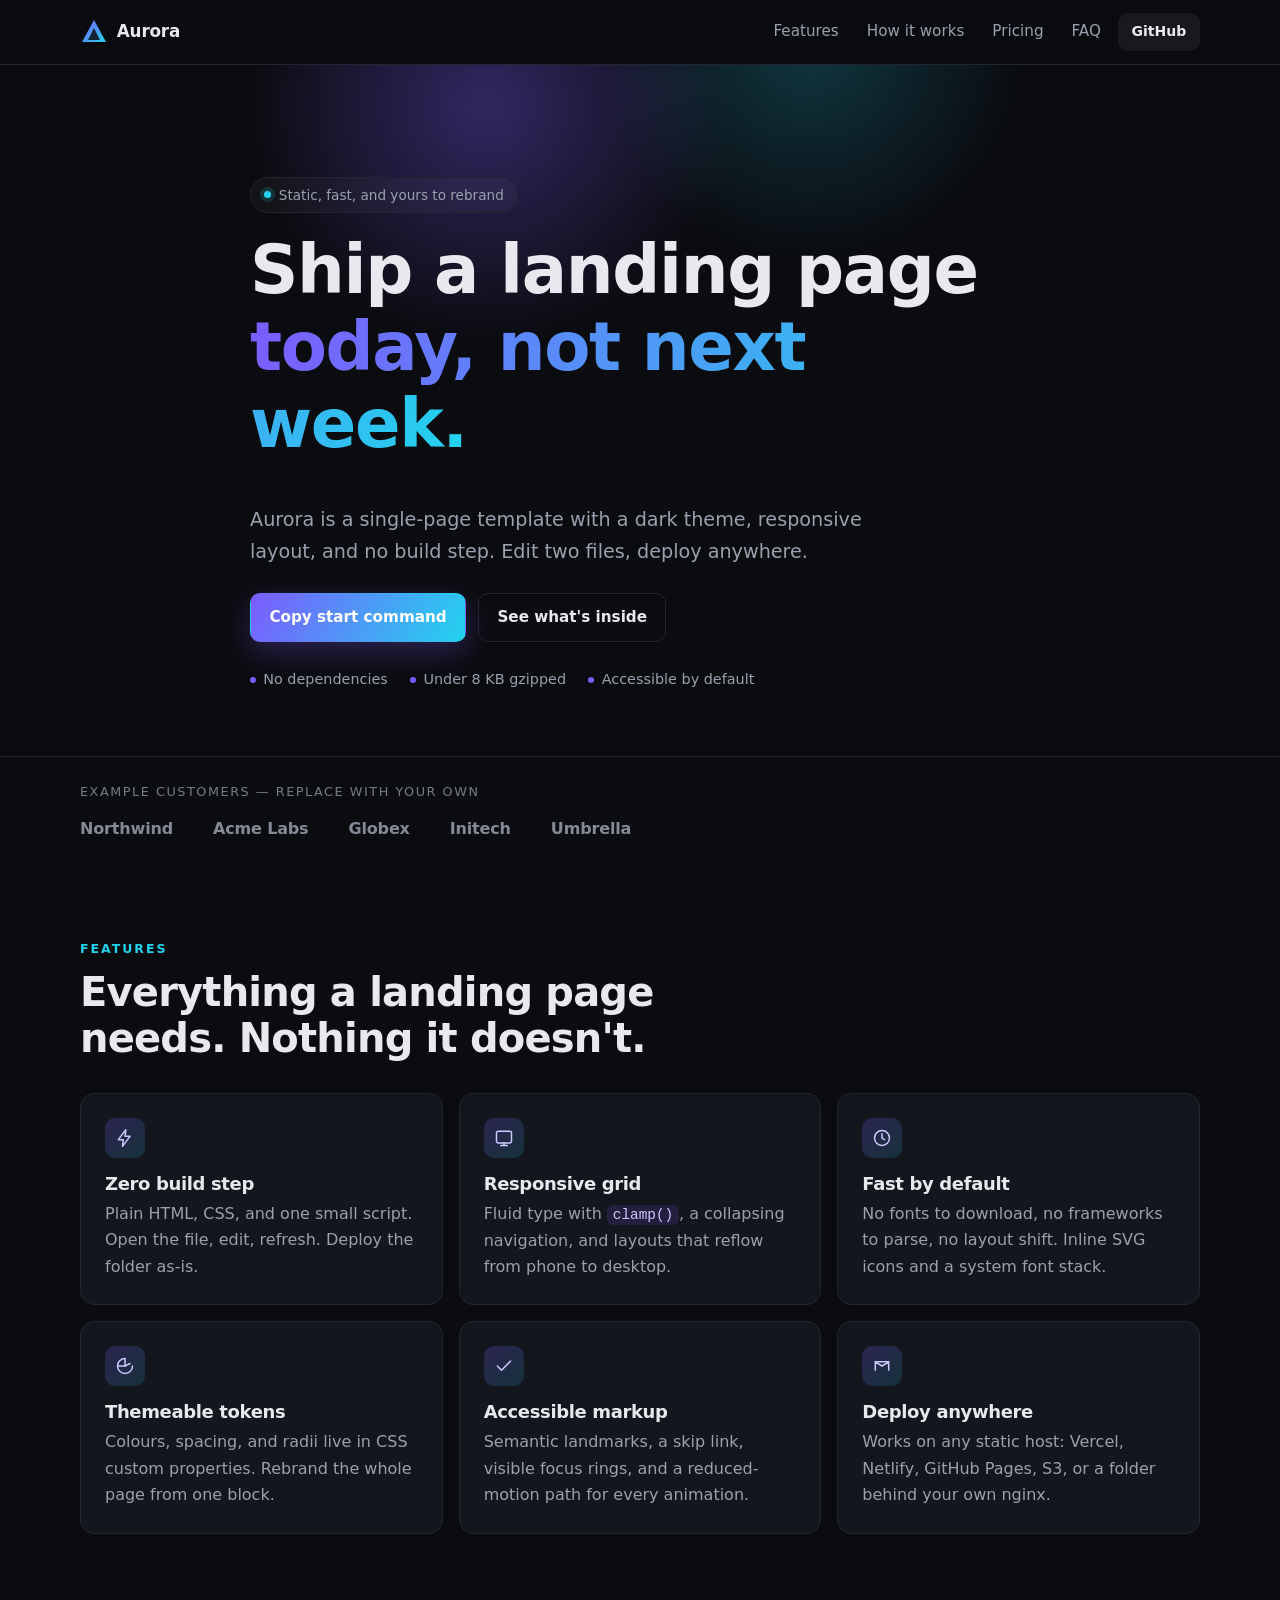
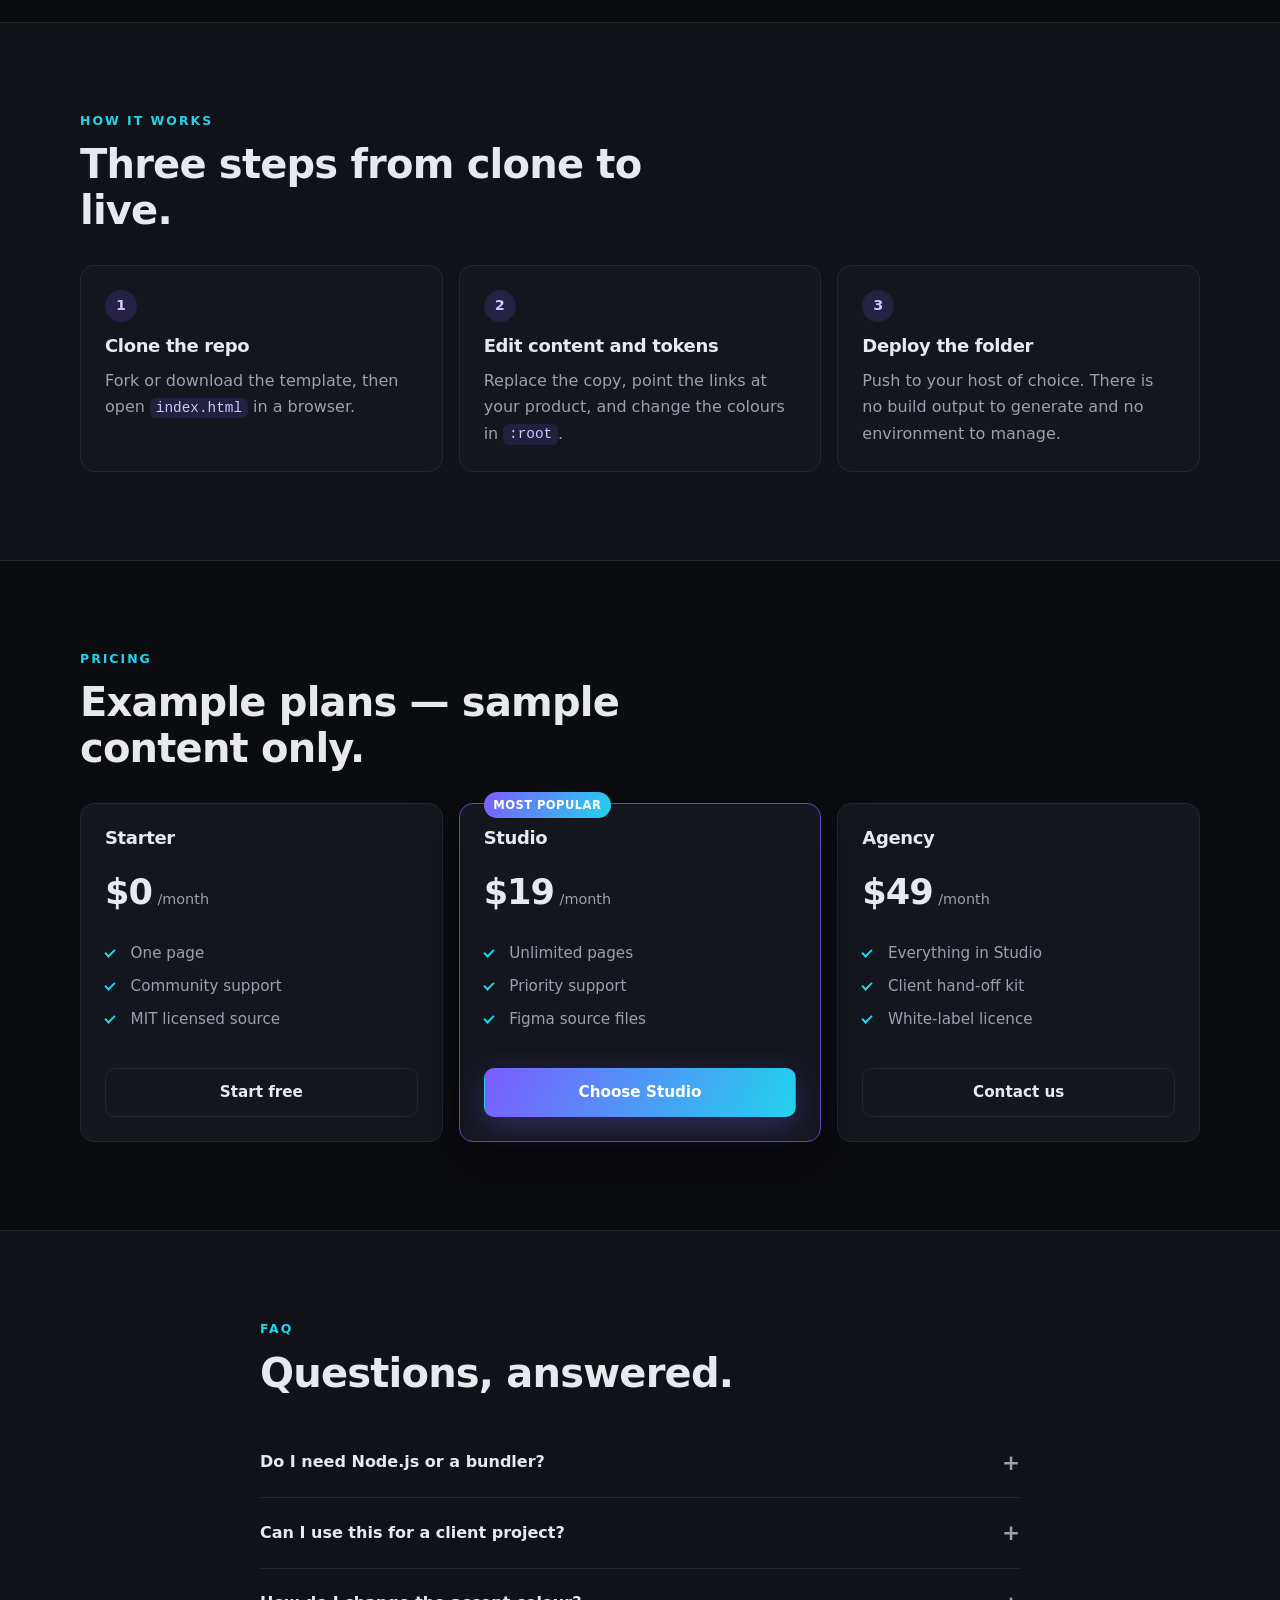
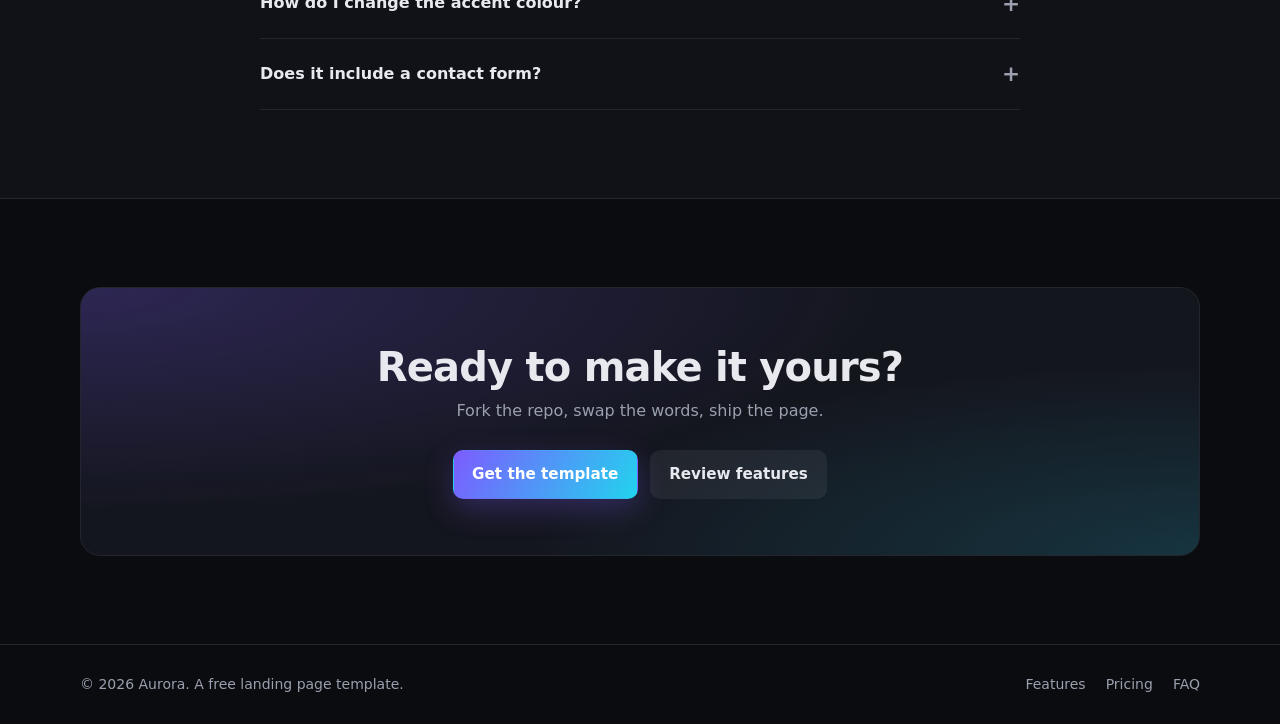
<file: index.html>
<!DOCTYPE html>
<html lang="en">
<head>
  <meta charset="utf-8" />
  <meta name="viewport" content="width=device-width, initial-scale=1" />
  <title>Aurora — a modern landing page template</title>
  <meta name="description" content="Aurora is a fast, dependency-free landing page template: dark theme, responsive layout, and zero build step." />
  <meta name="theme-color" content="#0b0c10" />
  <meta property="og:type" content="website" />
  <meta property="og:title" content="Aurora — a modern landing page template" />
  <meta property="og:description" content="A fast, dependency-free landing page template with zero build step." />
  <link rel="icon" href="favicon.svg" type="image/svg+xml" />
  <link rel="stylesheet" href="styles.css" />
</head>
<body>
  <a class="skip-link" href="#main">Skip to content</a>

  <header class="site-header">
    <div class="container header-inner">
      <a class="brand" href="#top" aria-label="Aurora home">
        <svg class="brand-mark" width="28" height="28" viewBox="0 0 28 28" aria-hidden="true">
          <defs>
            <linearGradient id="g" x1="0" y1="0" x2="1" y2="1">
              <stop offset="0%" stop-color="#7c5cff" />
              <stop offset="100%" stop-color="#22d3ee" />
            </linearGradient>
          </defs>
          <path d="M14 2 26 24H2L14 2Z" fill="url(#g)" />
          <path d="M14 10 20 22H8l6-12Z" fill="#0b0c10" opacity=".85" />
        </svg>
        <span>Aurora</span>
      </a>

      <button class="nav-toggle" type="button" aria-expanded="false" aria-controls="primary-nav">
        <span class="nav-toggle-bars" aria-hidden="true"></span>
        <span class="sr-only">Toggle navigation</span>
      </button>

      <nav id="primary-nav" class="nav" aria-label="Primary">
        <a href="#features">Features</a>
        <a href="#how">How it works</a>
        <a href="#pricing">Pricing</a>
        <a href="#faq">FAQ</a>
        <a class="btn btn-ghost btn-sm" href="https://github.com" target="_blank" rel="noopener noreferrer">GitHub</a>
      </nav>
    </div>
  </header>

  <main id="main">
    <section class="hero" id="top">
      <div class="hero-glow" aria-hidden="true"></div>
      <div class="container hero-inner">
        <p class="badge"><span class="dot" aria-hidden="true"></span> Static, fast, and yours to rebrand</p>
        <h1>Ship a landing page<br /><span class="gradient-text">today, not next week.</span></h1>
        <p class="lede">
          Aurora is a single-page template with a dark theme, responsive layout, and
          no build step. Edit two files, deploy anywhere.
        </p>
        <div class="cta-row">
          <button class="btn btn-primary" type="button" data-copy="npx serve .">
            <span data-copy-label>Copy start command</span>
          </button>
          <a class="btn btn-outline" href="#features">See what's inside</a>
        </div>
        <ul class="hero-facts">
          <li>No dependencies</li>
          <li>Under 8 KB gzipped</li>
          <li>Accessible by default</li>
        </ul>
      </div>
    </section>

    <section class="logos" aria-label="Example customers">
      <div class="container">
        <p class="logos-label">Example customers — replace with your own</p>
        <ul class="logo-row">
          <li>Northwind</li>
          <li>Acme Labs</li>
          <li>Globex</li>
          <li>Initech</li>
          <li>Umbrella</li>
        </ul>
      </div>
    </section>

    <section class="section" id="features">
      <div class="container">
        <p class="eyebrow">Features</p>
        <h2>Everything a landing page needs. Nothing it doesn't.</h2>
        <div class="grid grid-3">
          <article class="card">
            <div class="icon" aria-hidden="true">
              <svg viewBox="0 0 24 24" fill="none" stroke="currentColor" stroke-width="1.8" stroke-linecap="round" stroke-linejoin="round"><path d="M13 2 4 14h6l-1 8 9-12h-6l1-8Z" /></svg>
            </div>
            <h3>Zero build step</h3>
            <p>Plain HTML, CSS, and one small script. Open the file, edit, refresh. Deploy the folder as-is.</p>
          </article>
          <article class="card">
            <div class="icon" aria-hidden="true">
              <svg viewBox="0 0 24 24" fill="none" stroke="currentColor" stroke-width="1.8" stroke-linecap="round" stroke-linejoin="round"><rect x="3" y="4" width="18" height="14" rx="2" /><path d="M8 21h8M12 18v3" /></svg>
            </div>
            <h3>Responsive grid</h3>
            <p>Fluid type with <code>clamp()</code>, a collapsing navigation, and layouts that reflow from phone to desktop.</p>
          </article>
          <article class="card">
            <div class="icon" aria-hidden="true">
              <svg viewBox="0 0 24 24" fill="none" stroke="currentColor" stroke-width="1.8" stroke-linecap="round" stroke-linejoin="round"><circle cx="12" cy="12" r="9" /><path d="M12 7v5l3 2" /></svg>
            </div>
            <h3>Fast by default</h3>
            <p>No fonts to download, no frameworks to parse, no layout shift. Inline SVG icons and a system font stack.</p>
          </article>
          <article class="card">
            <div class="icon" aria-hidden="true">
              <svg viewBox="0 0 24 24" fill="none" stroke="currentColor" stroke-width="1.8" stroke-linecap="round" stroke-linejoin="round"><path d="M12 3a9 9 0 1 0 9 9" /><path d="M12 3v9l6-3" /><path d="M3 12h9" /></svg>
            </div>
            <h3>Themeable tokens</h3>
            <p>Colours, spacing, and radii live in CSS custom properties. Rebrand the whole page from one block.</p>
          </article>
          <article class="card">
            <div class="icon" aria-hidden="true">
              <svg viewBox="0 0 24 24" fill="none" stroke="currentColor" stroke-width="1.8" stroke-linecap="round" stroke-linejoin="round"><path d="M20 6 9 17l-5-5" /></svg>
            </div>
            <h3>Accessible markup</h3>
            <p>Semantic landmarks, a skip link, visible focus rings, and a reduced-motion path for every animation.</p>
          </article>
          <article class="card">
            <div class="icon" aria-hidden="true">
              <svg viewBox="0 0 24 24" fill="none" stroke="currentColor" stroke-width="1.8" stroke-linecap="round" stroke-linejoin="round"><path d="M4 17V7l8 5 8-5v10" /><path d="M4 7h16" /></svg>
            </div>
            <h3>Deploy anywhere</h3>
            <p>Works on any static host: Vercel, Netlify, GitHub Pages, S3, or a folder behind your own nginx.</p>
          </article>
        </div>
      </div>
    </section>

    <section class="section section-alt" id="how">
      <div class="container">
        <p class="eyebrow">How it works</p>
        <h2>Three steps from clone to live.</h2>
        <ol class="steps">
          <li>
            <span class="step-num">1</span>
            <h3>Clone the repo</h3>
            <p>Fork or download the template, then open <code>index.html</code> in a browser.</p>
          </li>
          <li>
            <span class="step-num">2</span>
            <h3>Edit content and tokens</h3>
            <p>Replace the copy, point the links at your product, and change the colours in <code>:root</code>.</p>
          </li>
          <li>
            <span class="step-num">3</span>
            <h3>Deploy the folder</h3>
            <p>Push to your host of choice. There is no build output to generate and no environment to manage.</p>
          </li>
        </ol>
      </div>
    </section>

    <section class="section" id="pricing">
      <div class="container">
        <p class="eyebrow">Pricing</p>
        <h2>Example plans — sample content only.</h2>
        <div class="grid grid-3 pricing">
          <article class="card price-card">
            <h3>Starter</h3>
            <p class="price"><span>$0</span><span class="per">/month</span></p>
            <ul class="check-list">
              <li>One page</li>
              <li>Community support</li>
              <li>MIT licensed source</li>
            </ul>
            <a class="btn btn-outline btn-block" href="#top">Start free</a>
          </article>
          <article class="card price-card featured">
            <p class="tag">Most popular</p>
            <h3>Studio</h3>
            <p class="price"><span>$19</span><span class="per">/month</span></p>
            <ul class="check-list">
              <li>Unlimited pages</li>
              <li>Priority support</li>
              <li>Figma source files</li>
            </ul>
            <a class="btn btn-primary btn-block" href="#top">Choose Studio</a>
          </article>
          <article class="card price-card">
            <h3>Agency</h3>
            <p class="price"><span>$49</span><span class="per">/month</span></p>
            <ul class="check-list">
              <li>Everything in Studio</li>
              <li>Client hand-off kit</li>
              <li>White-label licence</li>
            </ul>
            <a class="btn btn-outline btn-block" href="#top">Contact us</a>
          </article>
        </div>
      </div>
    </section>

    <section class="section section-alt" id="faq">
      <div class="container narrow">
        <p class="eyebrow">FAQ</p>
        <h2>Questions, answered.</h2>
        <div class="faq">
          <details>
            <summary>Do I need Node.js or a bundler?</summary>
            <p>No. The template ships as static files. Any static file server works, including <code>python3 -m http.server</code>.</p>
          </details>
          <details>
            <summary>Can I use this for a client project?</summary>
            <p>Yes. The template is MIT licensed, so you can use, modify, and redistribute it, including commercially.</p>
          </details>
          <details>
            <summary>How do I change the accent colour?</summary>
            <p>Edit <code>--accent</code> and <code>--accent-2</code> in the <code>:root</code> block at the top of <code>styles.css</code>.</p>
          </details>
          <details>
            <summary>Does it include a contact form?</summary>
            <p>Not yet. Point the call-to-action buttons at your form provider or mailto link, or add a form and post it to your own endpoint.</p>
          </details>
        </div>
      </div>
    </section>

    <section class="section">
      <div class="container">
        <div class="cta-band">
          <h2>Ready to make it yours?</h2>
          <p>Fork the repo, swap the words, ship the page.</p>
          <div class="cta-row">
            <a class="btn btn-primary" href="https://github.com" target="_blank" rel="noopener noreferrer">Get the template</a>
            <a class="btn btn-ghost" href="#features">Review features</a>
          </div>
        </div>
      </div>
    </section>
  </main>

  <footer class="site-footer">
    <div class="container footer-inner">
      <p>© <span data-year>2026</span> Aurora. A free landing page template.</p>
      <nav aria-label="Footer">
        <a href="#features">Features</a>
        <a href="#pricing">Pricing</a>
        <a href="#faq">FAQ</a>
      </nav>
    </div>
  </footer>

  <script src="script.js" defer></script>
</body>
</html>
</file>
<file: styles.css>
/* ============================================================
   Aurora — design tokens
   Change this block to rebrand the whole page.
   ============================================================ */
:root {
  --bg: #0b0c10;
  --bg-alt: #101218;
  --surface: #14161e;
  --border: #23262f;
  --text: #e7e9ee;
  --muted: #9aa0ae;
  --accent: #7c5cff;
  --accent-2: #22d3ee;
  --accent-contrast: #ffffff;

  --radius: 14px;
  --radius-sm: 10px;
  --shadow: 0 18px 50px rgba(0, 0, 0, 0.45);
  --maxw: 1120px;
  --gutter: clamp(1rem, 4vw, 2rem);

  --font-sans: ui-sans-serif, system-ui, -apple-system, "Segoe UI", Roboto,
    Helvetica, Arial, sans-serif;
  --font-mono: ui-monospace, SFMono-Regular, Menlo, Consolas, monospace;
}

/* ============================================================
   Base
   ============================================================ */
*,
*::before,
*::after {
  box-sizing: border-box;
}

html {
  scroll-behavior: smooth;
  -webkit-text-size-adjust: 100%;
}

body {
  margin: 0;
  background: var(--bg);
  color: var(--text);
  font-family: var(--font-sans);
  font-size: 1rem;
  line-height: 1.65;
  -webkit-font-smoothing: antialiased;
}

img,
svg {
  display: block;
  max-width: 100%;
}

a {
  color: inherit;
  text-decoration: none;
}

h1,
h2,
h3 {
  margin: 0 0 0.6em;
  line-height: 1.15;
  letter-spacing: -0.02em;
  font-weight: 650;
}

h1 {
  font-size: clamp(2.4rem, 6vw, 4.2rem);
}

h2 {
  font-size: clamp(1.7rem, 3.4vw, 2.5rem);
}

h3 {
  font-size: 1.125rem;
}

p {
  margin: 0 0 1rem;
  color: var(--muted);
}

code {
  font-family: var(--font-mono);
  font-size: 0.9em;
  padding: 0.15em 0.4em;
  border-radius: 6px;
  background: rgba(124, 92, 255, 0.14);
  color: #cfc7ff;
}

:focus-visible {
  outline: 2px solid var(--accent-2);
  outline-offset: 3px;
  border-radius: 4px;
}

.container {
  width: min(100% - 2 * var(--gutter), var(--maxw));
  margin-inline: auto;
}

.container.narrow {
  max-width: 760px;
}

.sr-only {
  position: absolute;
  width: 1px;
  height: 1px;
  padding: 0;
  margin: -1px;
  overflow: hidden;
  clip: rect(0 0 0 0);
  white-space: nowrap;
  border: 0;
}

.skip-link {
  position: absolute;
  left: 1rem;
  top: -3rem;
  z-index: 100;
  padding: 0.6rem 1rem;
  background: var(--accent);
  color: var(--accent-contrast);
  border-radius: var(--radius-sm);
  transition: top 0.15s ease;
}

.skip-link:focus {
  top: 1rem;
}

/* ============================================================
   Header
   ============================================================ */
.site-header {
  position: sticky;
  top: 0;
  z-index: 50;
  backdrop-filter: blur(14px);
  background: color-mix(in srgb, var(--bg) 78%, transparent);
  border-bottom: 1px solid var(--border);
}

.header-inner {
  display: flex;
  align-items: center;
  justify-content: space-between;
  gap: 1rem;
  min-height: 64px;
}

.brand {
  display: inline-flex;
  align-items: center;
  gap: 0.55rem;
  font-weight: 650;
  letter-spacing: -0.01em;
  font-size: 1.05rem;
}

.nav {
  display: flex;
  align-items: center;
  gap: 0.35rem;
}

.nav a:not(.btn) {
  padding: 0.45rem 0.7rem;
  border-radius: var(--radius-sm);
  color: var(--muted);
  font-size: 0.95rem;
  transition: color 0.15s ease, background-color 0.15s ease;
}

.nav a:not(.btn):hover {
  color: var(--text);
  background: rgba(255, 255, 255, 0.05);
}

.nav-toggle {
  display: none;
  width: 42px;
  height: 42px;
  border: 1px solid var(--border);
  border-radius: var(--radius-sm);
  background: transparent;
  color: var(--text);
  cursor: pointer;
}

.nav-toggle-bars,
.nav-toggle-bars::before,
.nav-toggle-bars::after {
  display: block;
  width: 18px;
  height: 2px;
  background: currentColor;
  border-radius: 2px;
  transition: transform 0.2s ease, opacity 0.2s ease;
}

.nav-toggle-bars {
  position: relative;
  margin-inline: auto;
}

.nav-toggle-bars::before,
.nav-toggle-bars::after {
  content: "";
  position: absolute;
  left: 0;
}

.nav-toggle-bars::before {
  top: -6px;
}

.nav-toggle-bars::after {
  top: 6px;
}

.nav-toggle[aria-expanded="true"] .nav-toggle-bars {
  transform: rotate(45deg);
}

.nav-toggle[aria-expanded="true"] .nav-toggle-bars::before {
  transform: translateY(6px) rotate(-90deg);
}

.nav-toggle[aria-expanded="true"] .nav-toggle-bars::after {
  opacity: 0;
}

/* ============================================================
   Buttons
   ============================================================ */
.btn {
  display: inline-flex;
  align-items: center;
  justify-content: center;
  gap: 0.5rem;
  min-height: 44px;
  padding: 0.7rem 1.15rem;
  border: 1px solid transparent;
  border-radius: var(--radius-sm);
  font: inherit;
  font-weight: 600;
  font-size: 0.95rem;
  cursor: pointer;
  transition: transform 0.15s ease, background-color 0.15s ease,
    border-color 0.15s ease, box-shadow 0.15s ease;
}

.btn:hover {
  transform: translateY(-1px);
}

.btn-sm {
  min-height: 36px;
  padding: 0.4rem 0.8rem;
  font-size: 0.875rem;
}

.btn-block {
  width: 100%;
}

.btn-primary {
  background: linear-gradient(120deg, var(--accent), var(--accent-2));
  color: var(--accent-contrast);
  box-shadow: 0 10px 30px rgba(124, 92, 255, 0.28);
}

.btn-primary:hover {
  box-shadow: 0 14px 38px rgba(124, 92, 255, 0.38);
}

.btn-outline {
  background: transparent;
  border-color: var(--border);
  color: var(--text);
}

.btn-outline:hover {
  border-color: color-mix(in srgb, var(--accent) 60%, var(--border));
  background: rgba(255, 255, 255, 0.03);
}

.btn-ghost {
  background: rgba(255, 255, 255, 0.06);
  color: var(--text);
}

.btn-ghost:hover {
  background: rgba(255, 255, 255, 0.1);
}

/* ============================================================
   Hero
   ============================================================ */
.hero {
  position: relative;
  padding: clamp(3.5rem, 9vw, 7rem) 0 clamp(2.5rem, 6vw, 4rem);
  overflow: hidden;
}

.hero-glow {
  position: absolute;
  inset: -30% 20% auto;
  height: 620px;
  background: radial-gradient(
      45% 55% at 30% 40%,
      rgba(124, 92, 255, 0.35),
      transparent 70%
    ),
    radial-gradient(40% 50% at 72% 30%, rgba(34, 211, 238, 0.22), transparent 70%);
  filter: blur(10px);
  pointer-events: none;
}

.hero-inner {
  position: relative;
  max-width: 780px;
}

.badge {
  display: inline-flex;
  align-items: center;
  gap: 0.5rem;
  padding: 0.35rem 0.8rem;
  margin-bottom: 1.2rem;
  border: 1px solid var(--border);
  border-radius: 999px;
  background: rgba(255, 255, 255, 0.03);
  color: var(--muted);
  font-size: 0.85rem;
}

.badge .dot {
  width: 7px;
  height: 7px;
  border-radius: 50%;
  background: var(--accent-2);
  box-shadow: 0 0 0 4px rgba(34, 211, 238, 0.16);
}

.gradient-text {
  background: linear-gradient(100deg, var(--accent), var(--accent-2));
  -webkit-background-clip: text;
  background-clip: text;
  color: transparent;
}

.lede {
  font-size: clamp(1.02rem, 2vw, 1.2rem);
  max-width: 56ch;
  color: var(--muted);
}

.cta-row {
  display: flex;
  flex-wrap: wrap;
  gap: 0.75rem;
  margin: 1.6rem 0 1.6rem;
}

.hero-facts {
  display: flex;
  flex-wrap: wrap;
  gap: 0.6rem 1.4rem;
  margin: 0;
  padding: 0;
  list-style: none;
  color: var(--muted);
  font-size: 0.9rem;
}

.hero-facts li {
  display: inline-flex;
  align-items: center;
  gap: 0.45rem;
}

.hero-facts li::before {
  content: "";
  width: 6px;
  height: 6px;
  border-radius: 50%;
  background: var(--accent);
}

/* ============================================================
   Logos strip
   ============================================================ */
.logos {
  padding: 1.5rem 0 0.5rem;
  border-top: 1px solid var(--border);
}

.logos-label {
  font-size: 0.8rem;
  letter-spacing: 0.12em;
  text-transform: uppercase;
  color: color-mix(in srgb, var(--muted) 75%, transparent);
  margin-bottom: 0.9rem;
}

.logo-row {
  display: flex;
  flex-wrap: wrap;
  gap: 1rem 2.5rem;
  margin: 0;
  padding: 0;
  list-style: none;
  color: color-mix(in srgb, var(--muted) 85%, transparent);
  font-weight: 600;
  letter-spacing: -0.01em;
}

/* ============================================================
   Sections
   ============================================================ */
.section {
  padding: clamp(3rem, 7vw, 5.5rem) 0;
}

.section-alt {
  background: var(--bg-alt);
  border-block: 1px solid var(--border);
}

.eyebrow {
  margin: 0 0 0.6rem;
  font-size: 0.78rem;
  font-weight: 700;
  letter-spacing: 0.16em;
  text-transform: uppercase;
  color: var(--accent-2);
}

.section h2 {
  max-width: 22ch;
  margin-bottom: 2rem;
}

/* ============================================================
   Cards
   ============================================================ */
.grid {
  display: grid;
  gap: 1rem;
}

.grid-3 {
  grid-template-columns: repeat(3, minmax(0, 1fr));
}

.card {
  padding: 1.5rem;
  background: var(--surface);
  border: 1px solid var(--border);
  border-radius: var(--radius);
  transition: border-color 0.2s ease, transform 0.2s ease;
}

.card:hover {
  border-color: color-mix(in srgb, var(--accent) 45%, var(--border));
  transform: translateY(-2px);
}

.card h3 {
  margin-bottom: 0.4rem;
}

.card p:last-child {
  margin-bottom: 0;
}

.icon {
  display: grid;
  place-items: center;
  width: 40px;
  height: 40px;
  margin-bottom: 1rem;
  border-radius: 10px;
  background: linear-gradient(
    140deg,
    rgba(124, 92, 255, 0.22),
    rgba(34, 211, 238, 0.14)
  );
  color: #cfc7ff;
}

.icon svg {
  width: 20px;
  height: 20px;
}

/* ============================================================
   Steps
   ============================================================ */
.steps {
  display: grid;
  grid-template-columns: repeat(3, minmax(0, 1fr));
  gap: 1rem;
  margin: 0;
  padding: 0;
  list-style: none;
  counter-reset: step;
}

.steps li {
  padding: 1.5rem;
  background: var(--surface);
  border: 1px solid var(--border);
  border-radius: var(--radius);
}

.step-num {
  display: inline-grid;
  place-items: center;
  width: 32px;
  height: 32px;
  margin-bottom: 0.9rem;
  border-radius: 50%;
  background: rgba(124, 92, 255, 0.16);
  color: #cfc7ff;
  font-weight: 700;
  font-size: 0.9rem;
}

.steps p {
  margin-bottom: 0;
}

/* ============================================================
   Pricing
   ============================================================ */
.price-card {
  display: flex;
  flex-direction: column;
  gap: 0.25rem;
}

.price-card.featured {
  position: relative;
  border-color: color-mix(in srgb, var(--accent) 65%, var(--border));
  box-shadow: var(--shadow);
}

.tag {
  position: absolute;
  top: -0.75rem;
  left: 1.5rem;
  margin: 0;
  padding: 0.2rem 0.6rem;
  border-radius: 999px;
  background: linear-gradient(120deg, var(--accent), var(--accent-2));
  color: var(--accent-contrast);
  font-size: 0.72rem;
  font-weight: 700;
  letter-spacing: 0.04em;
  text-transform: uppercase;
}

.price {
  display: flex;
  align-items: baseline;
  gap: 0.35rem;
  margin: 0.2rem 0 1rem;
}

.price span:first-child {
  font-size: 2.2rem;
  font-weight: 700;
  letter-spacing: -0.03em;
  color: var(--text);
}

.per {
  color: var(--muted);
  font-size: 0.9rem;
}

.check-list {
  margin: 0 0 1.5rem;
  padding: 0;
  list-style: none;
  color: var(--muted);
  font-size: 0.95rem;
}

.check-list li {
  position: relative;
  padding-left: 1.6rem;
  margin-bottom: 0.5rem;
}

.check-list li::before {
  content: "";
  position: absolute;
  left: 0;
  top: 0.55em;
  width: 10px;
  height: 6px;
  border-left: 2px solid var(--accent-2);
  border-bottom: 2px solid var(--accent-2);
  transform: rotate(-45deg);
}

.price-card .btn {
  margin-top: auto;
}

/* ============================================================
   FAQ
   ============================================================ */
.faq details {
  border-bottom: 1px solid var(--border);
  padding: 0.35rem 0;
}

.faq summary {
  display: flex;
  align-items: center;
  justify-content: space-between;
  gap: 1rem;
  padding: 1rem 0;
  cursor: pointer;
  font-weight: 600;
  list-style: none;
}

.faq summary::-webkit-details-marker {
  display: none;
}

.faq summary::after {
  content: "+";
  font-size: 1.35rem;
  line-height: 1;
  color: var(--muted);
  transition: transform 0.2s ease;
}

.faq details[open] summary::after {
  content: "−";
}

.faq details p {
  margin: 0 0 1.1rem;
  max-width: 62ch;
}

/* ============================================================
   CTA band
   ============================================================ */
.cta-band {
  position: relative;
  padding: clamp(2rem, 5vw, 3.5rem);
  border: 1px solid var(--border);
  border-radius: calc(var(--radius) + 6px);
  background: radial-gradient(
      120% 140% at 0% 0%,
      rgba(124, 92, 255, 0.24),
      transparent 60%
    ),
    radial-gradient(100% 120% at 100% 100%, rgba(34, 211, 238, 0.16), transparent 60%),
    var(--surface);
  text-align: center;
}

.cta-band h2 {
  max-width: none;
  margin-bottom: 0.5rem;
}

.cta-band .cta-row {
  justify-content: center;
  margin-bottom: 0;
}

/* ============================================================
   Footer
   ============================================================ */
.site-footer {
  border-top: 1px solid var(--border);
  padding: 1.75rem 0;
}

.footer-inner {
  display: flex;
  flex-wrap: wrap;
  align-items: center;
  justify-content: space-between;
  gap: 0.75rem;
}

.footer-inner p {
  margin: 0;
  font-size: 0.875rem;
}

.footer-inner nav {
  display: flex;
  gap: 1.25rem;
  font-size: 0.875rem;
  color: var(--muted);
}

.footer-inner nav a:hover {
  color: var(--text);
}

/* ============================================================
   Scroll reveal (progressively enhanced by script.js)
   ============================================================ */
.reveal {
  opacity: 0;
  transform: translateY(14px);
  transition: opacity 0.5s ease, transform 0.5s ease;
}

.reveal.is-visible {
  opacity: 1;
  transform: none;
}

/* ============================================================
   Responsive
   ============================================================ */
@media (max-width: 900px) {
  .grid-3,
  .steps {
    grid-template-columns: repeat(2, minmax(0, 1fr));
  }
}

@media (max-width: 720px) {
  .nav-toggle {
    display: inline-grid;
  }

  .nav {
    position: absolute;
    left: 0;
    right: 0;
    top: 100%;
    display: none;
    flex-direction: column;
    align-items: stretch;
    gap: 0.25rem;
    padding: 0.75rem var(--gutter) 1.1rem;
    background: var(--bg);
    border-bottom: 1px solid var(--border);
  }

  .nav.is-open {
    display: flex;
  }

  .nav a:not(.btn) {
    padding: 0.7rem 0.4rem;
  }

  .grid-3,
  .steps {
    grid-template-columns: 1fr;
  }

  .hero {
    padding-top: 2.75rem;
  }
}

@media (prefers-reduced-motion: reduce) {
  html {
    scroll-behavior: auto;
  }

  *,
  *::before,
  *::after {
    animation-duration: 0.001ms !important;
    animation-iteration-count: 1 !important;
    transition-duration: 0.001ms !important;
  }

  .reveal {
    opacity: 1;
    transform: none;
  }
}
</file>
